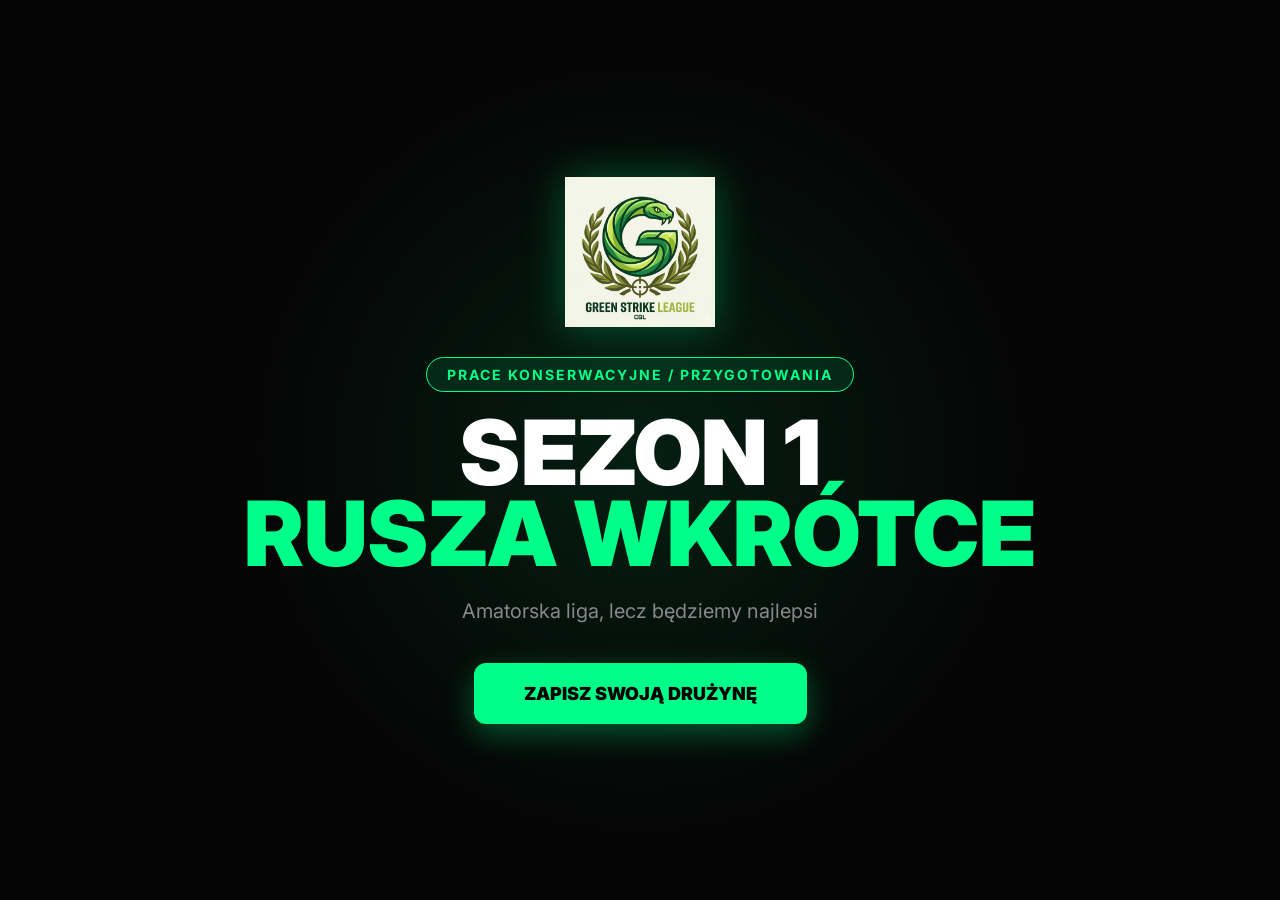
<file: index.html>
<!DOCTYPE html>
<html lang="pl">
<head>
    <meta charset="UTF-8">
    <meta name="viewport" content="width=device-width, initial-scale=1.0">
    <title>CGL League | Sezon 1</title>
    <link rel="stylesheet" href="index2.css">
    <link href="https://fonts.googleapis.com/css2?family=Inter:wght@400;700;900&display=swap" rel="stylesheet">
    <link rel="icon" type="image/jpeg" href="logoliga.jpg">
</head>
<body>
    <div class="hero-bg"></div>

    <main class="main-content">
        <img src="logoliga.jpg" alt="CGL Logo" class="logo-main">
        
        <div class="status-badge">Prace konserwacyjne / Przygotowania</div>
        
        <h1>Sezon 1 <span>Rusza wkrótce</span></h1>
        
        <p>Amatorska liga, lecz będziemy najlepsi</p>

        <div class="cta-container">
            <a href="join2.html" class="btn-join">Zapisz swoją drużynę</a>
           
        </div>
    </main>


</body>
</html>
</file>
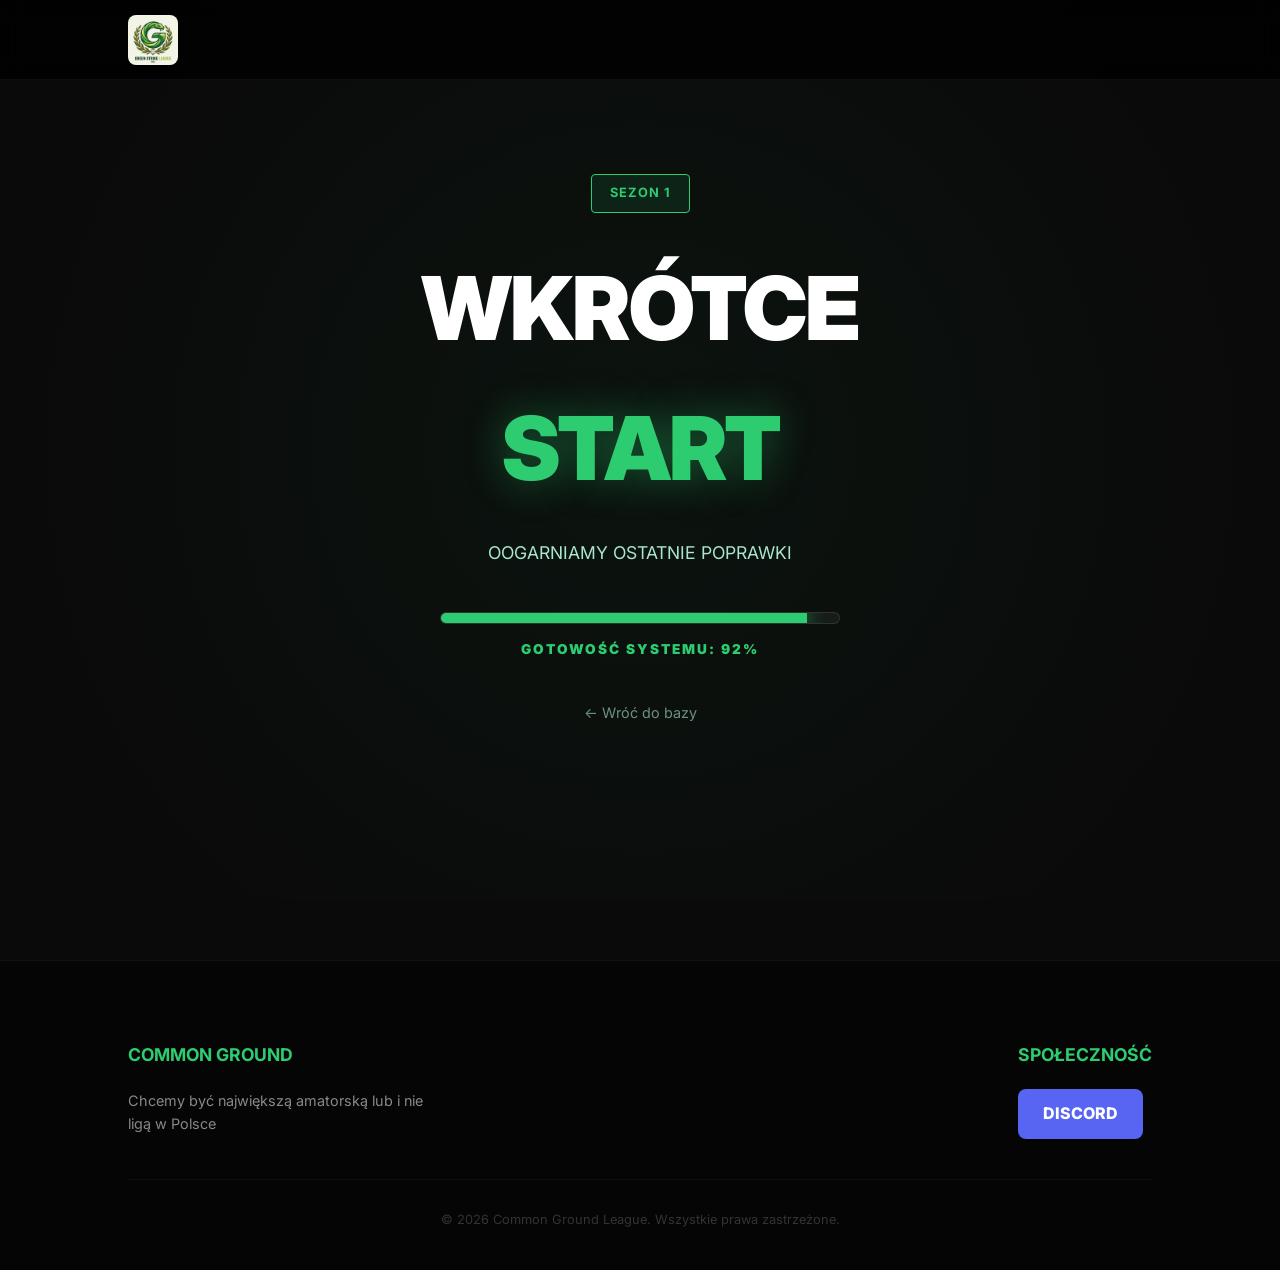
<file: join2.html>
<!DOCTYPE html>
<html lang="pl">
<head>
    <meta charset="UTF-8">
    <meta name="viewport" content="width=device-width, initial-scale=1.0">
    <title>Zapisy wkrótce | Common Ground</title>
    <link rel="stylesheet" href="global.css">
    <link rel="stylesheet" href="join2.css">
    <link href="https://fonts.googleapis.com/css2?family=Inter:wght@400;900&display=swap" rel="stylesheet">
    <link rel="icon" type="image/jpeg" href="logoliga.jpg">
</head>
<body>
  <nav class="navbar">
        <img src="logoliga.jpg" alt="Logo CGL" class="nav-logo">
        
    </nav>

    <main class="soon-container">
        <div class="content-box">
            <h2 class="badge">SEZON 1</h2>
            <h1 class="soon-title">WKRÓTCE <span>START</span></h1>
            <p class="description">
                OOGARNIAMY OSTATNIE POPRAWKI
            </p>
            
            <div class="progress-container">
                <div class="progress-bar-fill"></div>
            </div>
            <p class="status-text">GOTOWOŚĆ SYSTEMU: 92%</p>

            <a href="index.html" class="btn-back">← Wróć do bazy</a>
        </div>
    </main>
<footer class="main-footer">
    <div class="footer-content">
        <div class="footer-section">
            <h4>Common Ground</h4>
            <p>Chcemy być największą amatorską lub i nie ligą w Polsce</p>
        </div>
       
        <div class="footer-section">
                <h4>Społeczność</h4>
                <div class="social-icons">
                    <a href="https://discord.gg/bw7rSeSnJS" class="social-btn discord-footer">DISCORD</a>
                </div>
            </div>
    </div>
    <div class="footer-bottom">
        &copy; 2026 Common Ground League. Wszystkie prawa zastrzeżone.
    </div>
</footer>
</body>
</html>
</file>
<file: index2.css>
:root {
    --primary: #00ff88;
    --bg: #050505;
    --text-dim: #888;
}

body {
    background-color: var(--bg);
    color: white;
    font-family: 'Inter', sans-serif;
    margin: 0;
    overflow: hidden; 
    height: 100vh;
    display: flex;
    flex-direction: column;
}

/* Tło z efektem radialnym */
.hero-bg {
    position: absolute;
    top: 0; 
    left: 0; 
    width: 100%; 
    height: 100%;
    background: 
        radial-gradient(circle at 50% 50%, rgba(0, 255, 136, 0.1) 0%, transparent 50%),
        linear-gradient(to bottom, transparent, var(--bg));
    z-index: -1;
}

.main-content {
    flex: 1;
    display: flex;
    flex-direction: column;
    align-items: center;
    justify-content: center;
    text-align: center;
    padding: 20px;
}

.logo-main {
    width: 150px;
    margin-bottom: 30px;
    filter: drop-shadow(0 0 20px rgba(0, 255, 136, 0.3));
}

.status-badge {
    background: rgba(0, 255, 136, 0.1);
    border: 1px solid var(--primary);
    color: var(--primary);
    padding: 8px 20px;
    border-radius: 50px;
    font-weight: 700;
    font-size: 14px;
    letter-spacing: 2px;
    margin-bottom: 20px;
    text-transform: uppercase;
    animation: pulse 2s infinite;
}

h1 {
    font-size: clamp(40px, 8vw, 90px);
    font-weight: 900;
    margin: 0;
    line-height: 0.9;
    text-transform: uppercase;
}

h1 span {
    color: var(--primary);
    display: block;
}

p {
    color: var(--text-dim);
    font-size: clamp(16px, 2vw, 20px);
    max-width: 600px;
    margin: 25px 0 40px 0;
}

.cta-container {
    display: flex;
    gap: 20px;
    flex-wrap: wrap;
    justify-content: center;
}

/* Przycisk Główny (Neon) */
.btn-join {
    background: var(--primary);
    color: black;
    padding: 20px 50px;
    border-radius: 12px;
    text-decoration: none;
    font-weight: 900;
    font-size: 18px;
    text-transform: uppercase;
    transition: all 0.3s cubic-bezier(0.175, 0.885, 0.32, 1.275);
    box-shadow: 0 10px 30px rgba(0, 255, 136, 0.3);
}

.btn-join:hover {
    transform: scale(1.05) translateY(-5px);
    box-shadow: 0 15px 40px rgba(0, 255, 136, 0.5);
}

/* Przycisk Wtórny (Dark) */
.btn-secondary {
    background: rgba(255, 255, 255, 0.05);
    color: white;
    padding: 20px 40px;
    border-radius: 12px;
    text-decoration: none;
    font-weight: 700;
    border: 1px solid rgba(255, 255, 255, 0.1);
    transition: 0.3s;
}

.btn-secondary:hover {
    background: rgba(255, 255, 255, 0.1);
    border-color: white;
}

@keyframes pulse {
    0% { opacity: 0.6; }
    50% { opacity: 1; }
    100% { opacity: 0.6; }
}

footer {
    padding: 30px;
    color: #444;
    font-size: 13px;
    text-transform: uppercase;
    letter-spacing: 1px;
}
</file>
<file: global.css>
/* --- KONFIGURACJA ZMIENNYCH --- */
:root {
    --bg-dark: #0a0a0a;          /* Głęboka czerń tła */
    --card-bg: rgba(255, 255, 255, 0.03); /* Przezroczyste karty */
    --primary-green: #2ecc71;    /* Główny neonowy zielony */
    --soft-green: #a8e6cf;       /* Delikatny zielony do tekstów */
    --accent-glow: rgba(46, 204, 113, 0.4); /* Poświata neonu */
    --nav-height: 80px;
}

/* --- RESET I PODSTAWY --- */
* {
    margin: 0;
    padding: 0;
    box-sizing: border-box;
}

body {
    background-color: var(--bg-dark);
    color: #ffffff;
    font-family: 'Inter', sans-serif;
    line-height: 1.6;
    overflow-x: hidden;
    min-height: 100vh;
    display: flex;
    flex-direction: column;
}

/* --- TŁO RADIALNE (Efekt głębi) --- */
.main-content {
    flex: 1;
    padding-top: calc(var(--nav-height) + 40px);
    background: radial-gradient(circle at top center, rgba(46, 204, 113, 0.08) 0%, transparent 70%);
}

/* --- NAWIGACJA --- */
.navbar {
    height: var(--nav-height);
    background: rgba(0, 0, 0, 0.8);
    backdrop-filter: blur(10px);
    border-bottom: 1px solid rgba(255, 255, 255, 0.05);
    display: flex;
    justify-content: space-between;
    align-items: center;
    padding: 0 10%;
    position: fixed;
    top: 0;
    width: 100%;
    z-index: 1000;
}

.nav-logo {
    height: 50px;
    border-radius: 8px;
    transition: transform 0.3s;
}

.nav-logo:hover {
    transform: scale(1.05);
}

.nav-links {
    list-style: none;
    display: flex;
    align-items: center;
    gap: 30px;
}

.nav-links a {
    text-decoration: none;
    color: #fff;
    font-weight: 700;
    text-transform: uppercase;
    font-size: 0.85rem;
    letter-spacing: 1px;
    transition: 0.3s;
    padding: 5px 0;
}

.nav-links a:hover, 
.nav-links a.active {
    color: var(--primary-green);
    text-shadow: 0 0 10px var(--accent-glow);
}

.nav-links a.active {
    border-bottom: 2px solid var(--primary-green);
}

.nav-btn {
    background: var(--primary-green);
    color: #000 !important;
    padding: 10px 20px !important;
    border-radius: 6px;
    transition: 0.3s !important;
}

.nav-btn:hover {
    box-shadow: 0 0 20px var(--accent-glow);
    transform: translateY(-2px);
}

/* --- NAGŁÓWKI I TYPOGRAFIA --- */
h1 {
    font-size: clamp(2.5rem, 8vw, 4rem);
    font-weight: 900;
    text-transform: uppercase;
    margin-bottom: 20px;
}

h1 span {
    color: var(--primary-green);
    text-shadow: 0 0 20px var(--accent-glow);
}

.badge {
    display: inline-block;
    padding: 6px 15px;
    background: rgba(46, 204, 113, 0.1);
    border: 1px solid var(--primary-green);
    color: var(--primary-green);
    border-radius: 4px;
    font-size: 0.7rem;
    font-weight: 900;
    letter-spacing: 2px;
    margin-bottom: 20px;
    text-transform: uppercase;
}

/* --- KONTENERY TREŚCI --- */
.content-section {
    max-width: 1000px;
    margin: 0 auto;
    padding: 40px 20px;
    text-align: center;
}

.text-block {
    text-align: left;
    background: var(--card-bg);
    padding: 40px;
    border-radius: 15px;
    border: 1px solid rgba(255, 255, 255, 0.05);
    margin-top: 40px;
}

.text-block h3 {
    color: var(--primary-green);
    margin: 25px 0 10px;
}

/* --- STOPKA (FOOTER) --- */
.main-footer {
    padding: 80px 10% 40px;
    background: #050505;
    border-top: 1px solid rgba(255, 255, 255, 0.05);
    margin-top: 60px;
}

.footer-content {
    display: flex;
    justify-content: space-between;
    flex-wrap: wrap;
    gap: 40px;
    margin-bottom: 40px;
}

.footer-section h4 {
    color: var(--primary-green);
    text-transform: uppercase;
    margin-bottom: 20px;
    font-size: 1.1rem;
}

.footer-section p {
    color: #888;
    max-width: 300px;
    font-size: 0.9rem;
}

.social-btn.discord-footer {
    display: inline-block;
    background: #5865F2;
    color: #fff;
    text-decoration: none;
    padding: 12px 25px;
    border-radius: 8px;
    font-weight: 800;
    transition: 0.3s;
}

.social-btn.discord-footer:hover {
    transform: translateY(-3px);
    box-shadow: 0 5px 20px rgba(88, 101, 242, 0.4);
}

.footer-bottom {
    text-align: center;
    color: #333;
    font-size: 0.8rem;
    padding-top: 30px;
    border-top: 1px solid rgba(255, 255, 255, 0.03);
}

/* --- RESPONSYWNOŚĆ --- */
@media (max-width: 768px) {
    .navbar { padding: 0 5%; }
    .nav-links { display: none; } /* Możesz dodać menu mobilne później */
    .footer-content { flex-direction: column; text-align: center; }
    .footer-section p { margin: 0 auto; }
}
/* KONTENER PROFILU W NAVBARZE */
.user-pill {
    display: flex;
    align-items: center;
    gap: 12px;
    background: rgba(46, 204, 113, 0.1); /* Subtelne zielone tło */
    border: 1px solid var(--primary-green);
    padding: 6px 16px;
    border-radius: 50px; /* Kształt pigułki */
    cursor: pointer;
    transition: all 0.3s ease;
    height: 42px; /* Stała wysokość, żeby nie rozpychać navbaru */
}

.user-pill:hover {
    background: rgba(46, 204, 113, 0.2);
    box-shadow: 0 0 15px var(--accent-glow);
    transform: translateY(-2px);
}

/* AVATAR UŻYTKOWNIKA */
.user-avatar {
    width: 28px;
    height: 28px;
    border-radius: 50%;
    border: 1px solid var(--primary-green);
    object-fit: cover; /* Zapobiega rozciąganiu obrazka */
}

/* NICK UŻYTKOWNIKA */
.user-nick {
    font-size: 0.9rem;
    font-weight: 800;
    color: #ffffff;
    text-transform: none; /* Nick zachowuje oryginalną wielkość liter */
    letter-spacing: 0.5px;
}

/* DOPASOWANIE NAV-LINKS DLA ZALOGOWANEGO */
.nav-links {
    display: flex;
    align-items: center; /* Centruje profil w pionie względem linków */
}
</file>
<file: join2.css>
/* --- KONTENER GŁÓWNY --- */
.soon-container {
    height: 100vh;
    display: flex;
    justify-content: center;
    align-items: center;
    text-align: center;
    padding: 20px;
    background: radial-gradient(circle at center, rgba(46, 204, 113, 0.05) 0%, var(--bg-dark) 80%);
}

.content-box {
    max-width: 700px;
    width: 100%;
}

/* --- NAPISY --- */
.badge {
    background: rgba(46, 204, 113, 0.1);
    color: var(--primary-green);
    display: inline-block;
    padding: 8px 18px;
    border-radius: 4px;
    font-size: 0.8rem;
    font-weight: bold;
    border: 1px solid var(--primary-green);
    margin-bottom: 25px;
    letter-spacing: 1px;
}

.soon-title {
    font-size: clamp(3rem, 12vw, 5.5rem);
    font-weight: 900;
    margin-bottom: 20px;
    letter-spacing: -2px;
}

.soon-title span {
    color: var(--primary-green);
    text-shadow: 0 0 40px var(--accent-glow);
}

.description {
    color: var(--soft-green);
    font-size: 1.1rem;
    margin-bottom: 45px;
    line-height: 1.6;
}

/* --- ANIMOWANY PASEK POSTĘPU --- */
.progress-container {
    width: 100%;
    max-width: 400px;
    height: 12px;
    background: rgba(255, 255, 255, 0.05);
    border-radius: 20px;
    margin: 0 auto 15px;
    overflow: hidden;
    border: 1px solid rgba(255, 255, 255, 0.1);
    position: relative;
}

.progress-bar-fill {
    height: 100%;
    background: var(--primary-green);
    box-shadow: 0 0 20px var(--primary-green);
    
    /* POCZĄTKOWA SZEROKOŚĆ DLA ANIMACJI */
    width: 0%; 
    
    /* ANIMACJA: fill (wypełnianie) oraz pulse (pulsowanie neonu) */
    animation: 
        fill92 2.5s cubic-bezier(0.4, 0, 0.2, 1) forwards,
        neonPulse 2s infinite ease-in-out;
}

.status-text {
    font-size: 0.85rem !important;
    font-weight: 900;
    letter-spacing: 2px;
    color: var(--primary-green);
    margin-top: 10px;
}

/* --- DEFINICJA ANIMACJI --- */

/* 1. Animacja wjeżdżania paska do 92% */
@keyframes fill92 {
    0% { width: 0%; }
    100% { width: 92%; }
}

/* 2. Animacja pulsowania neonowego blasku */
@keyframes neonPulse {
    0% { opacity: 0.7; box-shadow: 0 0 10px var(--primary-green); }
    50% { opacity: 1; box-shadow: 0 0 25px var(--primary-green), 0 0 40px rgba(46, 204, 113, 0.3); }
    100% { opacity: 0.7; box-shadow: 0 0 10px var(--primary-green); }
}

/* --- PRZYCISK POWROTU --- */
.btn-back {
    display: inline-block;
    margin-top: 40px;
    color: var(--soft-green);
    text-decoration: none;
    font-size: 0.9rem;
    transition: 0.3s;
    opacity: 0.6;
}

.btn-back:hover {
    color: var(--primary-green);
    opacity: 1;
}
</file>
